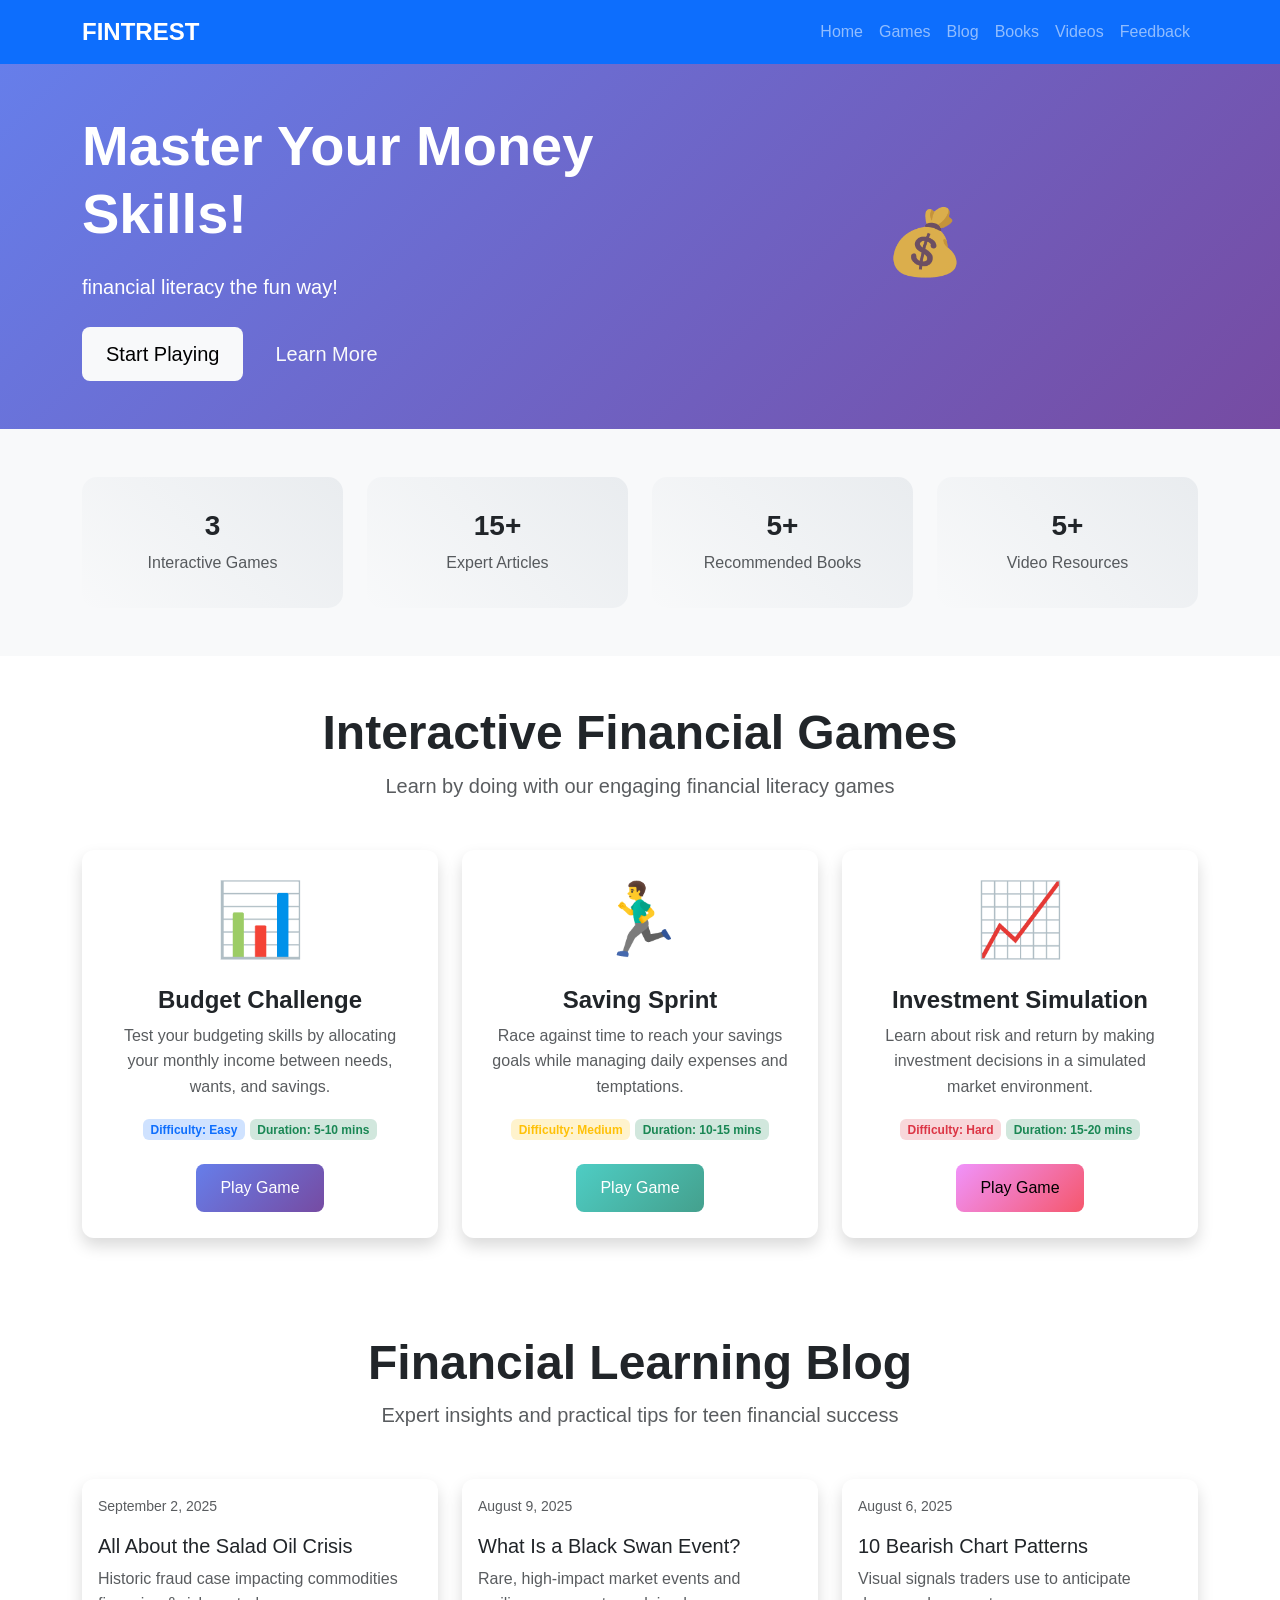
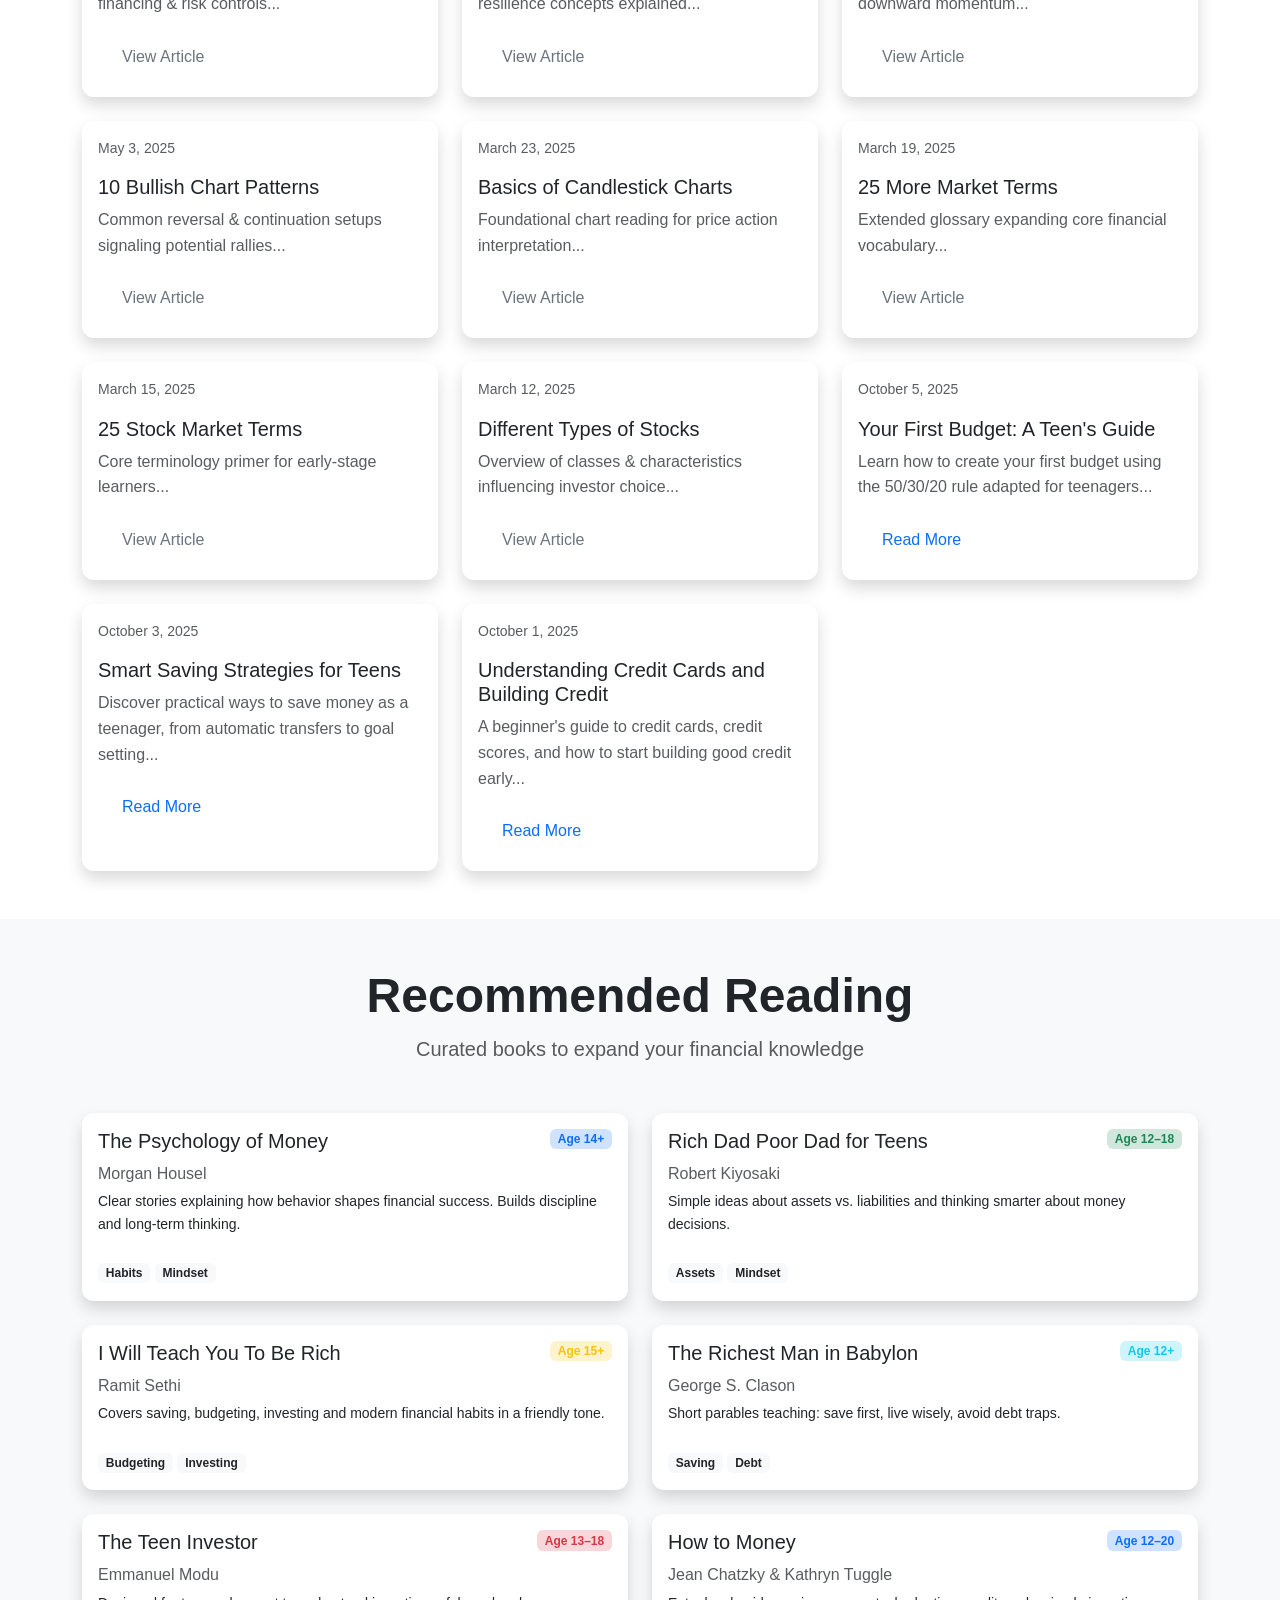
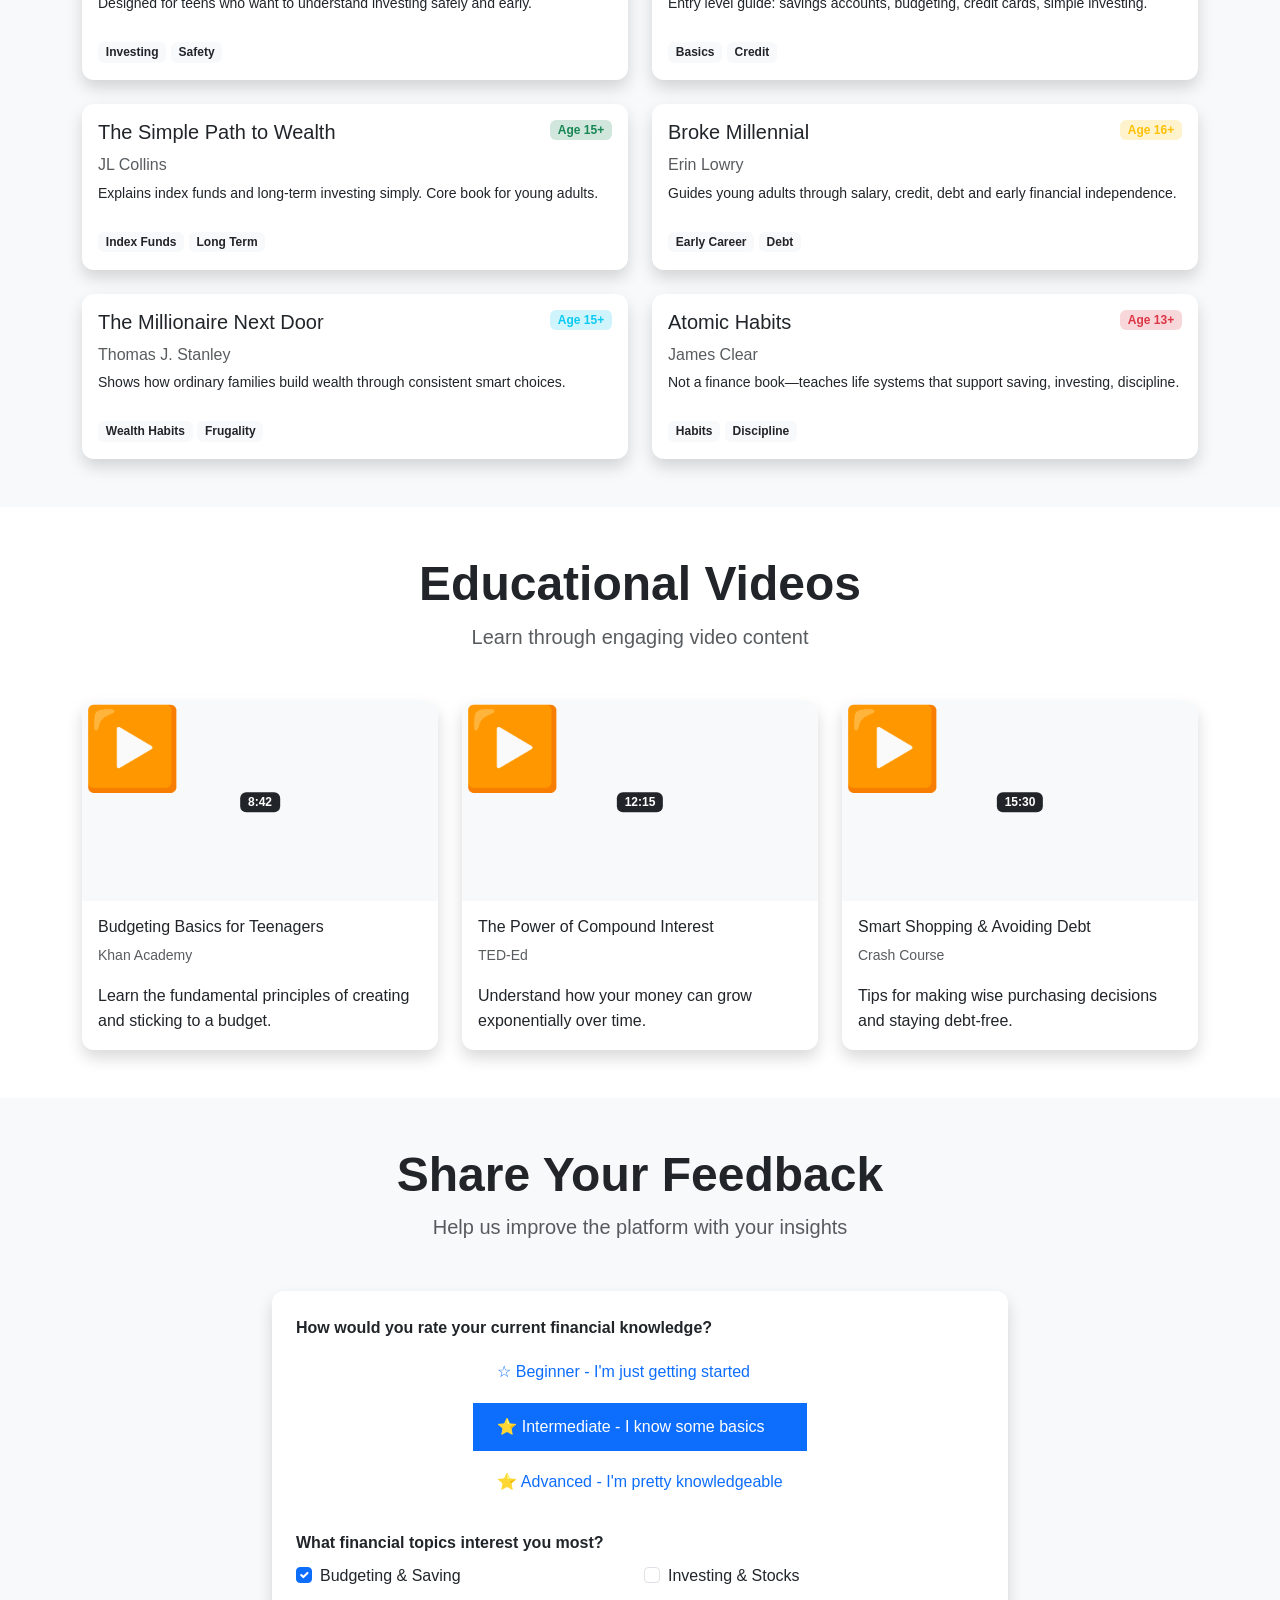
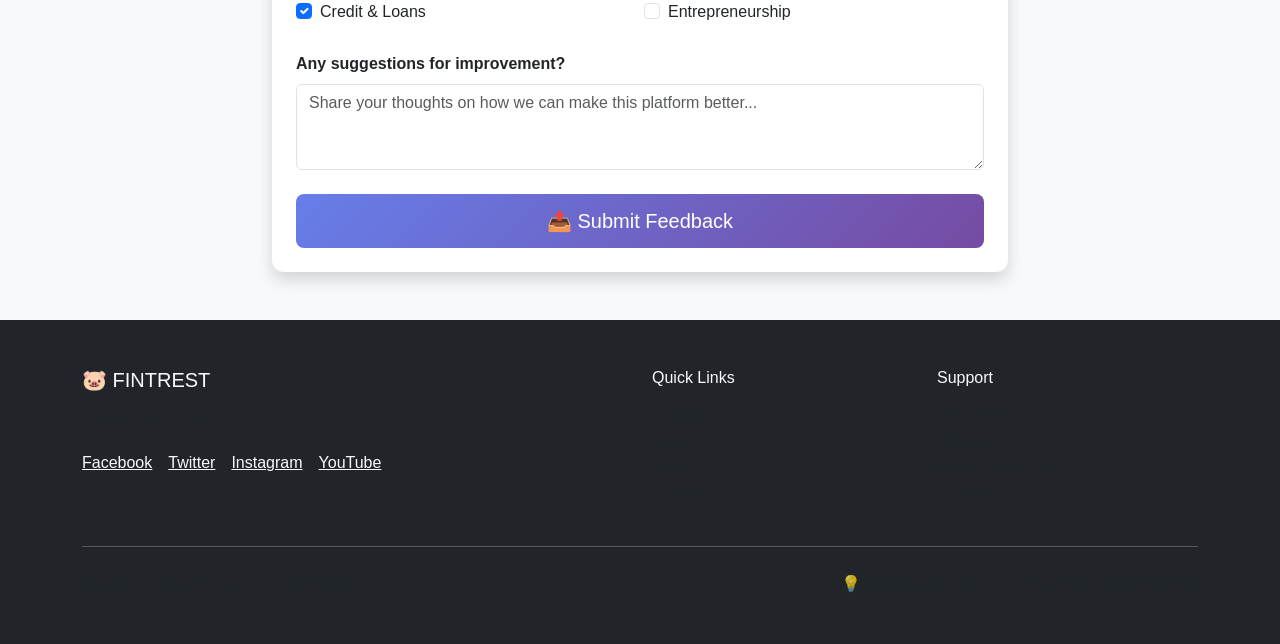
<file: prototype.html>
<!DOCTYPE html>
<html lang="en">
<head>
    <meta charset="UTF-8">
    <meta name="viewport" content="width=device-width, initial-scale=1.0, user-scalable=yes, minimum-scale=1.0, maximum-scale=5.0">
    <meta name="mobile-web-app-capable" content="yes">
    <meta name="apple-mobile-web-app-capable" content="yes">
    <meta name="apple-mobile-web-app-status-bar-style" content="default">
    <meta name="theme-color" content="#0d6efd">
    <title>FINTREST - Prototype</title>
    
    <!-- Bootstrap 5 CSS -->
    <link href="https://cdn.jsdelivr.net/npm/bootstrap@5.3.0/dist/css/bootstrap.min.css" rel="stylesheet">
    
    <style>
/* FinLit - Custom Styles */

/* Root variables for consistent theming */
:root {
    --primary-color: #0d6efd;
    --success-color: #198754;
    --warning-color: #ffc107;
    --danger-color: #dc3545;
    --light-color: #f8f9fa;
    --dark-color: #212529;
    
    --gradient-primary: linear-gradient(135deg, #667eea 0%, #764ba2 100%);
    --gradient-success: linear-gradient(135deg, #4ecdc4 0%, #44a08d 100%);
    --gradient-warning: linear-gradient(135deg, #f093fb 0%, #f5576c 100%);
}

/* Body and Base Styles */
body {
    font-family: 'Segoe UI', Tahoma, Geneva, Verdana, sans-serif;
    line-height: 1.6;
    color: var(--dark-color);
    background-color: #fff;
}

.flex-grow-1 {
    flex: 1 0 auto;
}

/* Navigation Enhancements */
.navbar-brand {
    font-size: 1.5rem;
    font-weight: 700;
}

.navbar-nav .nav-link {
    font-weight: 500;
    transition: color 0.3s ease;
}

.navbar-nav .nav-link:hover {
    color: #fff !important;
    transform: translateY(-1px);
}

/* Hero Section Styles */
.bg-gradient-primary {
    background: var(--gradient-primary);
}

/* Removed hero icon animation */

/* Card Enhancements */
.card {
    border: none;
    transition: all 0.3s ease;
    border-radius: 12px;
    overflow: hidden;
}

.card:hover {
    transform: translateY(-5px);
    box-shadow: 0 10px 25px rgba(0,0,0,0.1) !important;
}

.card-header {
    font-weight: 600;
    border-bottom: none;
    padding: 1.5rem;
}

/* Game Card Specific Styles */
.game-card {
    transition: all 0.3s ease;
    border: 2px solid transparent;
}

.game-card:hover {
    border-color: var(--primary-color);
    transform: translateY(-8px);
    box-shadow: 0 15px 30px rgba(0,0,0,0.15) !important;
}

.game-icon i {
    transition: transform 0.3s ease;
}

.game-card:hover .game-icon i {
    transform: scale(1.1);
}

/* Button Enhancements */
.btn {
    border-radius: 8px;
    font-weight: 500;
    transition: all 0.3s ease;
    border: none;
    padding: 0.75rem 1.5rem;
}

.btn:hover {
    transform: translateY(-2px);
    box-shadow: 0 5px 15px rgba(0,0,0,0.2);
}

.btn-primary {
    background: var(--gradient-primary);
}

.btn-success {
    background: var(--gradient-success);
}

.btn-warning {
    background: var(--gradient-warning);
}

/* Stats and Progress */
.stat-card {
    background: linear-gradient(45deg, #f8f9fa, #e9ecef);
    border-radius: 15px;
    padding: 2rem;
    text-align: center;
    transition: transform 0.3s ease;
}

.stat-card:hover {
    transform: scale(1.05);
}

.progress {
    height: 8px;
    border-radius: 4px;
    background: #e9ecef;
}

.progress-bar {
    border-radius: 4px;
    transition: width 0.6s ease;
}

/* Enhanced Mobile Optimization */
@media (max-width: 768px) {
    /* Typography improvements for mobile */
    .hero-icon i {
        font-size: 4rem;
    }
    
    .display-4 { font-size: 2.5rem; }
    .display-5 { font-size: 2rem; }
    .display-6 { font-size: 1.75rem; }
    
    h1 { font-size: 2rem; }
    h2 { font-size: 1.75rem; }
    h3 { font-size: 1.5rem; }
    
    /* Navigation improvements */
    .navbar-brand {
        font-size: 1.25rem;
    }
    
    .navbar-nav {
        text-align: center;
        padding: 1rem 0;
    }
    
    .navbar-nav .nav-link {
        padding: 0.75rem 1rem;
        font-size: 1.1rem;
    }
    
    /* Card and layout improvements */
    .card {
        margin-bottom: 1.5rem;
    }
    
    .card-body {
        padding: 1.25rem;
    }
    
    /* Button improvements */
    .btn {
        min-height: 44px; /* Touch-friendly size */
        font-size: 1rem;
        padding: 0.75rem 1.25rem;
    }
    
    .btn-group .btn {
        margin-bottom: 0.5rem;
        display: block;
        width: 100%;
    }
    
    /* Game-specific mobile improvements */
    .game-card {
        margin-bottom: 1.5rem;
    }
    
    .stat-card {
        padding: 1.25rem;
        margin-bottom: 1rem;
        text-align: center;
    }
    
    /* Form improvements for mobile */
    .form-control, .form-select {
        font-size: 16px; /* Prevents zoom on iOS */
        min-height: 44px;
        padding: 0.75rem;
    }
}

@media (max-width: 576px) {
    /* Extra small devices optimization */
    .container {
        padding-left: 0.75rem;
        padding-right: 0.75rem;
    }
    
    .hero-section {
        padding: 2rem 0;
    }
    
    .hero-icon i {
        font-size: 3rem;
    }
    
    .display-4 { font-size: 1.75rem; }
    .display-5 { font-size: 1.5rem; }
    .display-6 { font-size: 1.25rem; }
    
    /* Navigation for small screens */
    .navbar-brand {
        font-size: 1.1rem;
    }
    
    /* Card improvements */
    .card-body {
        padding: 1rem;
    }
    
    .card-header {
        padding: 0.75rem 1rem;
    }
    
    /* Button improvements */
    .btn-lg {
        padding: 0.75rem 1.5rem;
        font-size: 1rem;
    }
}

/* Touch-specific enhancements */
@media (pointer: coarse) {
    /* Larger touch targets */
    .btn, .form-control, .list-group-item-action {
        min-height: 48px;
    }
    
    /* Better spacing for touch navigation */
    .navbar-nav .nav-link {
        padding: 1rem;
    }
}

/* Prevent zoom on form inputs (iOS Safari) */
@media screen and (-webkit-min-device-pixel-ratio: 0) {
    select, textarea, input[type="text"], input[type="password"], 
    input[type="datetime"], input[type="datetime-local"], 
    input[type="date"], input[type="month"], input[type="time"], 
    input[type="week"], input[type="number"], input[type="email"], 
    input[type="url"], input[type="search"], input[type="tel"], 
    input[type="color"] {
        font-size: 16px !important;
    }
}
    </style>
</head>
<body>
    <!-- Navigation -->
    <nav class="navbar navbar-expand-lg navbar-dark bg-primary">
        <div class="container">
            <a class="navbar-brand fw-bold" href="#home">
                <span class="d-none d-sm-inline">FINTREST</span>
                <span class="d-inline d-sm-none">FINTREST</span>
            </a>
            
            <button class="navbar-toggler" type="button" data-bs-toggle="collapse" data-bs-target="#navbarNav">
                <span class="navbar-toggler-icon"></span>
            </button>
            
            <div class="collapse navbar-collapse" id="navbarNav">
                <ul class="navbar-nav ms-auto">
                    <li class="nav-item">
                        <a class="nav-link" href="#home">
                            Home
                        </a>
                    </li>
                    <li class="nav-item">
                        <a class="nav-link" href="#games">
                            Games
                        </a>
                    </li>
                    <li class="nav-item">
                        <a class="nav-link" href="#blog">
                            Blog
                        </a>
                    </li>
                    <li class="nav-item">
                        <a class="nav-link" href="#books">
                            Books
                        </a>
                    </li>
                    <li class="nav-item">
                        <a class="nav-link" href="#videos">
                            Videos
                        </a>
                    </li>
                    <li class="nav-item">
                        <a class="nav-link" href="#survey">
                            Feedback
                        </a>
                    </li>
                </ul>
            </div>
        </div>
    </nav>

    <!-- Main Content -->
    <main class="flex-grow-1">
        <!-- Hero Section -->
        <section id="home" class="hero-section bg-gradient-primary text-white py-5">
            <div class="container">
                <div class="row align-items-center">
                    <div class="col-lg-6">
                        <h1 class="display-4 fw-bold mb-4">Master Your Money Skills!</h1>
                        <p class="lead mb-4">
                            financial literacy the fun way!
                        </p>
                        <div class="d-grid gap-2 d-md-flex justify-content-md-start">
                            <a href="#games" class="btn btn-light btn-lg px-4">
                                Start Playing
                            </a>
                            <a href="#blog" class="btn btn-outline-light btn-lg px-4">
                                Learn More
                            </a>
                        </div>
                    </div>
                    <div class="col-lg-6 text-center">
                        <div class="hero-content">
                            <h2 class="display-3 text-white opacity-75">💰</h2>
                        </div>
                    </div>
                </div>
            </div>
        </section>

        <!-- Stats Section -->
        <section class="py-5 bg-light">
            <div class="container">
                <div class="row g-4">
                    <div class="col-md-3 col-sm-6">
                        <div class="stat-card">
                            <h3 class="fw-bold">3</h3>
                            <p class="text-muted mb-0">Interactive Games</p>
                        </div>
                    </div>
                    <div class="col-md-3 col-sm-6">
                        <div class="stat-card">
                            <h3 class="fw-bold">15+</h3>
                            <p class="text-muted mb-0">Expert Articles</p>
                        </div>
                    </div>
                    <div class="col-md-3 col-sm-6">
                        <div class="stat-card">
                            <h3 class="fw-bold">5+</h3>
                            <p class="text-muted mb-0">Recommended Books</p>
                        </div>
                    </div>
                    <div class="col-md-3 col-sm-6">
                        <div class="stat-card">
                            <h3 class="fw-bold">5+</h3>
                            <p class="text-muted mb-0">Video Resources</p>
                        </div>
                    </div>
                </div>
            </div>
        </section>

        <!-- Games Section -->
        <section id="games" class="py-5">
            <div class="container">
                <div class="text-center mb-5">
                    <h2 class="display-5 fw-bold">Interactive Financial Games</h2>
                    <p class="lead text-muted">Learn by doing with our engaging financial literacy games</p>
                </div>
                
                <div class="row g-4">
                    <!-- Budget Challenge Game -->
                    <div class="col-lg-4 col-md-6">
                        <div class="card game-card h-100 shadow">
                            <div class="card-body text-center p-4">
                                <div class="game-icon mb-4">
                                    <div class="display-2">📊</div>
                                </div>
                                <h4 class="card-title fw-bold">Budget Challenge</h4>
                                <p class="card-text text-muted">
                                    Test your budgeting skills by allocating your monthly income between needs, wants, and savings.
                                </p>
                                <div class="mb-3">
                                    <div class="badge bg-primary-subtle text-primary mb-2">Difficulty: Easy</div>
                                    <div class="badge bg-success-subtle text-success">Duration: 5-10 mins</div>
                                </div>
                                <a href="#budget-game-page" class="btn btn-primary">
                                    Play Game
                                </a>
                            </div>
                        </div>
                    </div>

                    <!-- Saving Sprint Game -->
                    <div class="col-lg-4 col-md-6">
                        <div class="card game-card h-100 shadow">
                            <div class="card-body text-center p-4">
                                <div class="game-icon mb-4">
                                    <div class="display-2">🏃‍♂️</div>
                                </div>
                                <h4 class="card-title fw-bold">Saving Sprint</h4>
                                <p class="card-text text-muted">
                                    Race against time to reach your savings goals while managing daily expenses and temptations.
                                </p>
                                <div class="mb-3">
                                    <div class="badge bg-warning-subtle text-warning mb-2">Difficulty: Medium</div>
                                    <div class="badge bg-success-subtle text-success">Duration: 10-15 mins</div>
                                </div>
                                <a href="#saving-game-page" class="btn btn-success">
                                    Play Game
                                </a>
                            </div>
                        </div>
                    </div>

                    <!-- Investment Simulation Game -->
                    <div class="col-lg-4 col-md-6">
                        <div class="card game-card h-100 shadow">
                            <div class="card-body text-center p-4">
                                <div class="game-icon mb-4">
                                    <div class="display-2">📈</div>
                                </div>
                                <h4 class="card-title fw-bold">Investment Simulation</h4>
                                <p class="card-text text-muted">
                                    Learn about risk and return by making investment decisions in a simulated market environment.
                                </p>
                                <div class="mb-3">
                                    <div class="badge bg-danger-subtle text-danger mb-2">Difficulty: Hard</div>
                                    <div class="badge bg-success-subtle text-success">Duration: 15-20 mins</div>
                                </div>
                                <a href="#investment-game-page" class="btn btn-warning">
                                    Play Game
                                </a>
                            </div>
                        </div>
                    </div>
                </div>
            </div>
        </section>

        <!-- Budget Challenge Game Page -->
        <section id="budget-game-page" class="py-5 bg-light d-none">
            <div class="container">
                <div class="row justify-content-center">
                    <div class="col-lg-10">
                        <!-- Game Header -->
                        <div class="d-flex align-items-center mb-4">
                            <button onclick="showSection('games')" class="btn btn-outline-primary me-3">
                                ← Back to Games
                            </button>
                            <div>
                                <h1 class="display-6 mb-0">
                                    Budget Challenge
                                </h1>
                                <p class="text-muted mb-0">Master the art of balanced spending and saving</p>
                            </div>
                        </div>

                        <div class="row g-4">
                            <!-- Game Interface -->
                            <div class="col-lg-8">
                                <div class="card shadow">
                                    <div class="card-header bg-primary text-white">
                                        <h4 class="mb-0">Your Monthly Financial Challenge</h4>
                                    </div>
                                    <div class="card-body">
                                        <div class="alert alert-info">
                                            <h5>Your Situation</h5>
                                            <p class="mb-2">You're 16 years old with a part-time job. Monthly income: <strong class="text-primary">$900</strong></p>
                                        </div>

                                        <h5 class="mb-3">Allocate Your Money:</h5>
                                        
                                        <div class="row g-3 mb-4">
                                            <div class="col-md-6">
                                                <label class="form-label fw-semibold">Phone Bill</label>
                                                <input type="range" class="form-range" min="30" max="100" value="50" oninput="updateBudget()">
                                                <div class="d-flex justify-content-between">
                                                    <small class="text-muted">$30</small>
                                                    <span id="phone-amount" class="fw-bold text-primary">$50</span>
                                                    <small class="text-muted">$100</small>
                                                </div>
                                            </div>
                                            <div class="col-md-6">
                                                <label class="form-label fw-semibold">Entertainment</label>
                                                <input type="range" class="form-range" min="0" max="200" value="100" oninput="updateBudget()">
                                                <div class="d-flex justify-content-between">
                                                    <small class="text-muted">$0</small>
                                                    <span id="entertainment-amount" class="fw-bold text-primary">$100</span>
                                                    <small class="text-muted">$200</small>
                                                </div>
                                            </div>
                                            <div class="col-md-6">
                                                <label class="form-label fw-semibold">Savings Goal</label>
                                                <input type="range" class="form-range" min="0" max="400" value="200" oninput="updateBudget()">
                                                <div class="d-flex justify-content-between">
                                                    <small class="text-muted">$0</small>
                                                    <span id="savings-amount" class="fw-bold text-success">$200</span>
                                                    <small class="text-muted">$400</small>
                                                </div>
                                            </div>
                                            <div class="col-md-6">
                                                <label class="form-label fw-semibold">Emergency Fund</label>
                                                <input type="range" class="form-range" min="0" max="300" value="100" oninput="updateBudget()">
                                                <div class="d-flex justify-content-between">
                                                    <small class="text-muted">$0</small>
                                                    <span id="emergency-amount" class="fw-bold text-warning">$100</span>
                                                    <small class="text-muted">$300</small>
                                                </div>
                                            </div>
                                        </div>

                                        <div class="row">
                                            <div class="col-md-6">
                                                <div class="card bg-light">
                                                    <div class="card-body text-center">
                                                        <h5>Budget Summary</h5>
                                                        <div class="mb-2">
                                                            <span class="text-muted">Remaining:</span>
                                                            <span id="remaining-amount" class="fs-4 fw-bold text-primary">$450</span>
                                                        </div>
                                                        <div class="progress mb-2" style="height: 20px;">
                                                            <div id="budget-progress" class="progress-bar bg-success" style="width: 50%"></div>
                                                        </div>
                                                        <small class="text-muted">Budget Utilization</small>
                                                    </div>
                                                </div>
                                            </div>
                                            <div class="col-md-6">
                                                <div class="card bg-light">
                                                    <div class="card-body text-center">
                                                        <h5>Financial Health Score</h5>
                                                        <div id="score-display" class="fs-1 fw-bold text-success">85</div>
                                                        <small id="score-feedback" class="text-success">Great job! You're saving well!</small>
                                                    </div>
                                                </div>
                                            </div>
                                        </div>
                                    </div>
                                </div>
                            </div>

                            <!-- Game Info Sidebar -->
                            <div class="col-lg-4">
                                <div class="card shadow mb-4">
                                    <div class="card-header">
                                        <h5 class="mb-0">Game Info</h5>
                                    </div>
                                    <div class="card-body">
                                        <p><strong>Difficulty:</strong> <span class="badge bg-primary">Easy</span></p>
                                        <p><strong>Duration:</strong> 5-10 minutes</p>
                                        <p><strong>Skills:</strong> Budgeting, Planning, Decision Making</p>
                                        <hr>
                                        <h6>Learning Objectives:</h6>
                                        <ul class="small">
                                            <li>Understand needs vs. wants</li>
                                            <li>Practice budget allocation</li>
                                            <li>Learn about emergency funds</li>
                                            <li>Build saving habits</li>
                                        </ul>
                                    </div>
                                </div>

                                <div class="card shadow">
                                    <div class="card-header">
                                        <h5 class="mb-0">Your Progress</h5>
                                    </div>
                                    <div class="card-body">
                                        <div class="mb-3">
                                            <div class="d-flex justify-content-between">
                                                <small>Games Completed</small>
                                                <small>0/3</small>
                                            </div>
                                            <div class="progress">
                                                <div class="progress-bar" style="width: 0%"></div>
                                            </div>
                                        </div>
                                        <div class="mb-3">
                                            <div class="d-flex justify-content-between">
                                                <small>Best Score</small>
                                                <small class="fw-bold text-primary">--</small>
                                            </div>
                                        </div>
                                        <div class="d-grid">
                                            <button class="btn btn-outline-primary btn-sm">View All Scores</button>
                                        </div>
                                    </div>
                                </div>
                            </div>
                        </div>
                    </div>
                </div>
            </div>
        </section>

        <!-- Saving Sprint Game Page -->
        <section id="saving-game-page" class="py-5 bg-light d-none">
            <div class="container">
                <div class="row justify-content-center">
                    <div class="col-lg-10">
                        <!-- Game Header -->
                        <div class="d-flex align-items-center mb-4">
                            <button onclick="showSection('games')" class="btn btn-outline-success me-3">
                                ← Back to Games
                            </button>
                            <div>
                                <h1 class="display-6 mb-0">
                                    Saving Sprint
                                </h1>
                                <p class="text-muted mb-0">Race against time to reach your financial goals</p>
                            </div>
                        </div>

                        <div class="row g-4">
                            <!-- Game Interface -->
                            <div class="col-lg-8">
                                <div class="card shadow">
                                    <div class="card-header bg-success text-white">
                                        <h4 class="mb-0">6-Month Savings Challenge</h4>
                                    </div>
                                    <div class="card-body">
                                        <div class="alert alert-success">
                                            <h5>Your Goal</h5>
                                            <p class="mb-2">Save <strong>$1,200</strong> in 6 months for a new laptop while managing your expenses!</p>
                                        </div>

                                        <div class="row g-4 mb-4">
                                            <div class="col-md-4">
                                                <div class="card bg-light text-center">
                                                    <div class="card-body">
                                                        <h6 class="mt-2">Month 3</h6>
                                                        <p class="text-muted mb-0">of 6</p>
                                                    </div>
                                                </div>
                                            </div>
                                            <div class="col-md-4">
                                                <div class="card bg-light text-center">
                                                    <div class="card-body">
                                                        <h6 class="mt-2">$650</h6>
                                                        <p class="text-muted mb-0">Saved so far</p>
                                                    </div>
                                                </div>
                                            </div>
                                            <div class="col-md-4">
                                                <div class="card bg-light text-center">
                                                    <div class="card-body">
                                                        <h6 class="mt-2">$550</h6>
                                                        <p class="text-muted mb-0">Still needed</p>
                                                    </div>
                                                </div>
                                            </div>
                                        </div>

                                        <div class="progress mb-4" style="height: 25px;">
                                            <div class="progress-bar bg-success" style="width: 54%">
                                                54% Complete
                                            </div>
                                        </div>

                                        <h6 class="mb-3">This Month's Challenge:</h6>
                                        <div class="list-group">
                                            <div class="list-group-item d-flex justify-content-between align-items-center">
                                                <div>
                                                    ✓ Skip coffee shop visits (3 times this week)
                                                </div>
                                                <span class="badge bg-success">+$15</span>
                                            </div>
                                            <div class="list-group-item d-flex justify-content-between align-items-center">
                                                <div>
                                                    ○ Find a side gig for extra income
                                                </div>
                                                <span class="badge bg-warning">+$100</span>
                                            </div>
                                            <div class="list-group-item d-flex justify-content-between align-items-center">
                                                <div>
                                                    ○ Sell items you don't need
                                                </div>
                                                <span class="badge bg-info">+$75</span>
                                            </div>
                                        </div>
                                    </div>
                                </div>
                            </div>

                            <!-- Game Info Sidebar -->
                            <div class="col-lg-4">
                                <div class="card shadow mb-4">
                                    <div class="card-header">
                                        <h5 class="mb-0">ℹ️ Game Info</h5>
                                    </div>
                                    <div class="card-body">
                                        <p><strong>Difficulty:</strong> <span class="badge bg-warning">Medium</span></p>
                                        <p><strong>Duration:</strong> 10-15 minutes</p>
                                        <p><strong>Skills:</strong> Goal Setting, Time Management, Discipline</p>
                                        <hr>
                                        <h6>Learning Objectives:</h6>
                                        <ul class="small">
                                            <li>Set realistic savings goals</li>
                                            <li>Track progress over time</li>
                                            <li>Find creative ways to save</li>
                                            <li>Build consistency habits</li>
                                        </ul>
                                    </div>
                                </div>
                            </div>
                        </div>
                    </div>
                </div>
            </div>
        </section>

        <!-- Investment Simulation Game Page -->
        <section id="investment-game-page" class="py-5 bg-light d-none">
            <div class="container">
                <div class="row justify-content-center">
                    <div class="col-lg-10">
                        <!-- Game Header -->
                        <div class="d-flex align-items-center mb-4">
                            <button onclick="showSection('games')" class="btn btn-outline-warning me-3">
                                ← Back to Games
                            </button>
                            <div>
                                <h1 class="display-6 mb-0">
                                    Investment Simulation
                                </h1>
                                <p class="text-muted mb-0">Learn risk vs. reward in the stock market</p>
                            </div>
                        </div>

                        <div class="row g-4">
                            <!-- Game Interface -->
                            <div class="col-lg-8">
                                <div class="card shadow">
                                    <div class="card-header bg-warning text-dark">
                                        <h4 class="mb-0">Your Investment Portfolio</h4>
                                    </div>
                                    <div class="card-body">
                                        <div class="alert alert-warning">
                                            <h5>Market Scenario</h5>
                                            <p class="mb-2">You have <strong>$1,000</strong> to invest. Choose your strategy wisely - markets can be unpredictable!</p>
                                        </div>

                                        <div class="row g-3 mb-4">
                                            <div class="col-md-4">
                                                <div class="card border-primary">
                                                    <div class="card-body text-center">
                                                        <h6 class="mt-2">Safe Bonds</h6>
                                                        <p class="text-muted small">Low risk, steady returns</p>
                                                        <div class="fw-bold text-primary">3-5% annually</div>
                                                        <button class="btn btn-outline-primary btn-sm mt-2">Invest $200</button>
                                                    </div>
                                                </div>
                                            </div>
                                            <div class="col-md-4">
                                                <div class="card border-warning">
                                                    <div class="card-body text-center">
                                                        <h6 class="mt-2">Index Funds</h6>
                                                        <p class="text-muted small">Moderate risk, balanced returns</p>
                                                        <div class="fw-bold text-warning">7-10% annually</div>
                                                        <button class="btn btn-outline-warning btn-sm mt-2">Invest $500</button>
                                                    </div>
                                                </div>
                                            </div>
                                            <div class="col-md-4">
                                                <div class="card border-danger">
                                                    <div class="card-body text-center">
                                                        <h6 class="mt-2">Growth Stocks</h6>
                                                        <p class="text-muted small">High risk, high potential</p>
                                                        <div class="fw-bold text-danger">-5% to +25%</div>
                                                        <button class="btn btn-outline-danger btn-sm mt-2">Invest $300</button>
                                                    </div>
                                                </div>
                                            </div>
                                        </div>

                                        <div class="card bg-light">
                                            <div class="card-body">
                                                <h6>Portfolio Performance (Year 1)</h6>
                                                <div class="row text-center">
                                                    <div class="col-3">
                                                        <div class="fw-bold text-success fs-4">$1,087</div>
                                                        <small class="text-muted">Current Value</small>
                                                    </div>
                                                    <div class="col-3">
                                                        <div class="fw-bold text-success fs-4">+$87</div>
                                                        <small class="text-muted">Total Gain</small>
                                                    </div>
                                                    <div class="col-3">
                                                        <div class="fw-bold text-success fs-4">+8.7%</div>
                                                        <small class="text-muted">Return Rate</small>
                                                    </div>
                                                    <div class="col-3">
                                                        <div class="fw-bold text-primary fs-4">A-</div>
                                                        <small class="text-muted">Grade</small>
                                                    </div>
                                                </div>
                                            </div>
                                        </div>
                                    </div>
                                </div>
                            </div>

                            <!-- Game Info Sidebar -->
                            <div class="col-lg-4">
                                <div class="card shadow mb-4">
                                    <div class="card-header">
                                        <h5 class="mb-0">ℹ️ Game Info</h5>
                                    </div>
                                    <div class="card-body">
                                        <p><strong>Difficulty:</strong> <span class="badge bg-danger">Hard</span></p>
                                        <p><strong>Duration:</strong> 15-20 minutes</p>
                                        <p><strong>Skills:</strong> Risk Assessment, Portfolio Management, Market Analysis</p>
                                        <hr>
                                        <h6>Learning Objectives:</h6>
                                        <ul class="small">
                                            <li>Understand risk vs. return</li>
                                            <li>Learn portfolio diversification</li>
                                            <li>Experience market volatility</li>
                                            <li>Practice investment strategies</li>
                                        </ul>
                                    </div>
                                </div>
                            </div>
                        </div>
                    </div>
                </div>
            </div>
        </section>

        <!-- Blog Section -->
        <section id="blog" class="py-5">
            <div class="container">
                <div class="text-center mb-5">
                    <h2 class="display-5 fw-bold">Financial Learning Blog</h2>
                    <p class="lead text-muted">Expert insights and practical tips for teen financial success</p>
                </div>
                
                <div class="row g-4">
                    <!-- Additional Integrated Articles (previously external) -->
                    <div class="col-lg-4 col-md-6">
                        <div class="card h-100 shadow">
                            <div class="card-body">
                                <div class="d-flex align-items-center mb-3">
                                    <small class="text-muted">September 2, 2025</small>
                                </div>
                                <h5 class="card-title">All About the Salad Oil Crisis</h5>
                                <p class="card-text text-muted">Historic fraud case impacting commodities financing & risk controls...</p>
                                <a href="https://vihaantallamraju-businessandstocks.blogspot.com/2025/09/all-about-salad-oil-crisis.html" target="_blank" rel="noopener noreferrer" class="btn btn-outline-secondary">View Article</a>
                            </div>
                        </div>
                    </div>
                    <div class="col-lg-4 col-md-6">
                        <div class="card h-100 shadow">
                            <div class="card-body">
                                <div class="d-flex align-items-center mb-3">
                                    <small class="text-muted">August 9, 2025</small>
                                </div>
                                <h5 class="card-title">What Is a Black Swan Event?</h5>
                                <p class="card-text text-muted">Rare, high-impact market events and resilience concepts explained...</p>
                                <a href="https://vihaantallamraju-businessandstocks.blogspot.com/2025/08/what-is-black-swan-event.html" target="_blank" rel="noopener noreferrer" class="btn btn-outline-secondary">View Article</a>
                            </div>
                        </div>
                    </div>
                    <div class="col-lg-4 col-md-6">
                        <div class="card h-100 shadow">
                            <div class="card-body">
                                <div class="d-flex align-items-center mb-3">
                                    <small class="text-muted">August 6, 2025</small>
                                </div>
                                <h5 class="card-title">10 Bearish Chart Patterns</h5>
                                <p class="card-text text-muted">Visual signals traders use to anticipate downward momentum...</p>
                                <a href="https://vihaantallamraju-businessandstocks.blogspot.com/2025/08/10-most-common-bearish-patterns-in.html" target="_blank" rel="noopener noreferrer" class="btn btn-outline-secondary">View Article</a>
                            </div>
                        </div>
                    </div>
                    <div class="col-lg-4 col-md-6">
                        <div class="card h-100 shadow">
                            <div class="card-body">
                                <div class="d-flex align-items-center mb-3">
                                    <small class="text-muted">May 3, 2025</small>
                                </div>
                                <h5 class="card-title">10 Bullish Chart Patterns</h5>
                                <p class="card-text text-muted">Common reversal & continuation setups signaling potential rallies...</p>
                                <a href="https://vihaantallamraju-businessandstocks.blogspot.com/2025/05/10-most-common-bullish-patterns-in.html" target="_blank" rel="noopener noreferrer" class="btn btn-outline-secondary">View Article</a>
                            </div>
                        </div>
                    </div>
                    <div class="col-lg-4 col-md-6">
                        <div class="card h-100 shadow">
                            <div class="card-body">
                                <div class="d-flex align-items-center mb-3">
                                    <small class="text-muted">March 23, 2025</small>
                                </div>
                                <h5 class="card-title">Basics of Candlestick Charts</h5>
                                <p class="card-text text-muted">Foundational chart reading for price action interpretation...</p>
                                <a href="https://vihaantallamraju-businessandstocks.blogspot.com/2025/03/the-basics-of-candlestick-charts.html" target="_blank" rel="noopener noreferrer" class="btn btn-outline-secondary">View Article</a>
                            </div>
                        </div>
                    </div>
                    <div class="col-lg-4 col-md-6">
                        <div class="card h-100 shadow">
                            <div class="card-body">
                                <div class="d-flex align-items-center mb-3">
                                    <small class="text-muted">March 19, 2025</small>
                                </div>
                                <h5 class="card-title">25 More Market Terms</h5>
                                <p class="card-text text-muted">Extended glossary expanding core financial vocabulary...</p>
                                <a href="https://vihaantallamraju-businessandstocks.blogspot.com/2025/03/25-more-stock-market-key-terminologies.html" target="_blank" rel="noopener noreferrer" class="btn btn-outline-secondary">View Article</a>
                            </div>
                        </div>
                    </div>
                    <div class="col-lg-4 col-md-6">
                        <div class="card h-100 shadow">
                            <div class="card-body">
                                <div class="d-flex align-items-center mb-3">
                                    <small class="text-muted">March 15, 2025</small>
                                </div>
                                <h5 class="card-title">25 Stock Market Terms</h5>
                                <p class="card-text text-muted">Core terminology primer for early-stage learners...</p>
                                <a href="https://vihaantallamraju-businessandstocks.blogspot.com/2025/03/25-stock-market-key-terminologies.html" target="_blank" rel="noopener noreferrer" class="btn btn-outline-secondary">View Article</a>
                            </div>
                        </div>
                    </div>
                    <div class="col-lg-4 col-md-6">
                        <div class="card h-100 shadow">
                            <div class="card-body">
                                <div class="d-flex align-items-center mb-3">
                                    <small class="text-muted">March 12, 2025</small>
                                </div>
                                <h5 class="card-title">Different Types of Stocks</h5>
                                <p class="card-text text-muted">Overview of classes & characteristics influencing investor choice...</p>
                                <a href="https://vihaantallamraju-businessandstocks.blogspot.com/2025/03/the-different-types-of-stocks.html" target="_blank" rel="noopener noreferrer" class="btn btn-outline-secondary">View Article</a>
                            </div>
                        </div>
                    </div>
                    <!-- Original internal articles moved to bottom -->
                    <div class="col-lg-4 col-md-6">
                        <div class="card h-100 shadow">
                            <div class="card-body">
                                <div class="d-flex align-items-center mb-3">
                                    <small class="text-muted">October 5, 2025</small>
                                </div>
                                <h5 class="card-title">Your First Budget: A Teen's Guide</h5>
                                <p class="card-text text-muted">Learn how to create your first budget using the 50/30/20 rule adapted for teenagers...</p>
                                <a href="#blog-post-1" class="btn btn-outline-primary">Read More</a>
                            </div>
                        </div>
                    </div>
                    <div class="col-lg-4 col-md-6">
                        <div class="card h-100 shadow">
                            <div class="card-body">
                                <div class="d-flex align-items-center mb-3">
                                    <small class="text-muted">October 3, 2025</small>
                                </div>
                                <h5 class="card-title">Smart Saving Strategies for Teens</h5>
                                <p class="card-text text-muted">Discover practical ways to save money as a teenager, from automatic transfers to goal setting...</p>
                                <a href="#blog-post-2" class="btn btn-outline-primary">Read More</a>
                            </div>
                        </div>
                    </div>
                    <div class="col-lg-4 col-md-6">
                        <div class="card h-100 shadow">
                            <div class="card-body">
                                <div class="d-flex align-items-center mb-3">
                                    <small class="text-muted">October 1, 2025</small>
                                </div>
                                <h5 class="card-title">Understanding Credit Cards and Building Credit</h5>
                                <p class="card-text text-muted">A beginner's guide to credit cards, credit scores, and how to start building good credit early...</p>
                                <a href="#blog-post-3" class="btn btn-outline-primary">Read More</a>
                            </div>
                        </div>
                    </div>
                </div>
            </div>
        </section>

        <!-- Blog Post 1 -->
        <section id="blog-post-1" class="py-5 d-none">
            <div class="container">
                <div class="row justify-content-center">
                    <div class="col-lg-8">
                        <div class="mb-4">
                            <button onclick="showSection('blog')" class="btn btn-outline-primary">
                                ← Back to Blog
                            </button>
                        </div>
                        
                        <article class="card shadow">
                            <div class="card-body p-5">
                                <div class="mb-4">
                                    <div class="d-flex align-items-center text-muted mb-2">
                                        <small>October 5, 2025</small>
                                        <span class="mx-2">•</span>
                                        <small>5 min read</small>
                                        <span class="mx-2">•</span>
                                        <small>Budgeting</small>
                                    </div>
                                    <h1 class="display-6 fw-bold">Your First Budget: A Teen's Guide</h1>
                                    <p class="lead text-muted">Master the fundamentals of budgeting with the 50/30/20 rule adapted specifically for teenagers.</p>
                                </div>

                                <div class="content">
                                    <p>Creating your first budget might seem overwhelming, but it's one of the most important financial skills you'll ever learn. As a teenager, you have a unique opportunity to develop good money habits that will serve you for life.</p>

                                    <h3>The 50/30/20 Rule for Teens</h3>
                                    <p>The classic 50/30/20 budgeting rule can be adapted for teenage income:</p>
                                    
                                    <div class="row g-3 my-4">
                                        <div class="col-md-4">
                                            <div class="card bg-primary-subtle">
                                                <div class="card-body text-center">
                                                    <h5 class="mt-2">50% - Needs</h5>
                                                    <p class="small mb-0">Phone bill, transportation, school supplies</p>
                                                </div>
                                            </div>
                                        </div>
                                        <div class="col-md-4">
                                            <div class="card bg-warning-subtle">
                                                <div class="card-body text-center">
                                                    <h5 class="mt-2">30% - Wants</h5>
                                                    <p class="small mb-0">Entertainment, clothes, dining out</p>
                                                </div>
                                            </div>
                                        </div>
                                        <div class="col-md-4">
                                            <div class="card bg-success-subtle">
                                                <div class="card-body text-center">
                                                    <h5 class="mt-2">20% - Savings</h5>
                                                    <p class="small mb-0">Future goals, emergency fund</p>
                                                </div>
                                            </div>
                                        </div>
                                    </div>

                                    <h3>Getting Started</h3>
                                    <ol>
                                        <li><strong>Track your income:</strong> Add up money from jobs, allowances, and gifts</li>
                                        <li><strong>List your expenses:</strong> Write down everything you spend money on</li>
                                        <li><strong>Categorize:</strong> Separate needs from wants</li>
                                        <li><strong>Set limits:</strong> Use the 50/30/20 percentages as guidelines</li>
                                        <li><strong>Review monthly:</strong> Adjust as needed</li>
                                    </ol>

                                    <div class="alert alert-info mt-4">
                                        <h5>💡 Pro Tip</h5>
                                        <p class="mb-0">Start with any amount! Even budgeting $50 a month helps you build the habit. You can always adjust as your income grows.</p>
                                    </div>

                                    <h3>Common Teen Budgeting Mistakes</h3>
                                    <ul>
                                        <li>Being too restrictive with the "wants" category</li>
                                        <li>Not accounting for irregular expenses (gifts, events)</li>
                                        <li>Forgetting to track small purchases</li>
                                        <li>Not having any emergency savings</li>
                                    </ul>

                                    <p><strong>Remember:</strong> Budgeting is a skill that improves with practice. Start simple, be consistent, and don't be afraid to adjust your budget as you learn what works for you.</p>
                                </div>

                                <div class="border-top pt-4 mt-4">
                                    <div class="d-flex justify-content-between align-items-center">
                                        <div>
                                            <small class="text-muted">Share this article:</small>
                                            <a href="#" class="ms-2 text-decoration-none">Facebook</a>
                                            <a href="#" class="ms-2 text-decoration-none">Twitter</a>
                                            <a href="#" class="ms-2 text-decoration-none">LinkedIn</a>
                                        </div>
                                        <div>
                                            <small class="text-muted">Tags: </small>
                                            <span class="badge bg-light text-dark">Budgeting</span>
                                            <span class="badge bg-light text-dark">Teens</span>
                                            <span class="badge bg-light text-dark">Financial Basics</span>
                                        </div>
                                    </div>
                                </div>
                            </div>
                        </article>
                    </div>
                </div>
            </div>
        </section>

        <!-- Blog Post 2 -->
        <section id="blog-post-2" class="py-5 d-none">
            <div class="container">
                <div class="row justify-content-center">
                    <div class="col-lg-8">
                        <div class="mb-4">
                            <button onclick="showSection('blog')" class="btn btn-outline-primary">
                                ← Back to Blog
                            </button>
                        </div>
                        
                        <article class="card shadow">
                            <div class="card-body p-5">
                                <div class="mb-4">
                                    <div class="d-flex align-items-center text-muted mb-2">
                                        📅 <small>October 3, 2025</small>
                                        <span class="mx-2">•</span>
                                        <small>7 min read</small>
                                        <span class="mx-2">•</span>
                                        <small>Saving</small>
                                    </div>
                                    <h1 class="display-6 fw-bold">Smart Saving Strategies for Teens</h1>
                                    <p class="lead text-muted">Discover practical and effective ways to save money as a teenager, from automation to goal setting.</p>
                                </div>

                                <div class="content">
                                    <p>Saving money as a teenager can feel challenging when there are so many things you want to buy. But developing good saving habits now will pay off for the rest of your life. Here are proven strategies that work for teens.</p>

                                    <h3>1. Automate Your Savings</h3>
                                    <p>The easiest way to save is to make it automatic. Set up a separate savings account and transfer a fixed amount every time you get paid – even if it's just $10 or $20.</p>

                                    <div class="card bg-light my-4">
                                        <div class="card-body">
                                            <h5>📊 Savings Calculator</h5>
                                            <p class="mb-3">See how small amounts add up over time:</p>
                                            <div class="row text-center">
                                                <div class="col-3">
                                                    <div class="fw-bold text-primary">$25/month</div>
                                                    <small class="text-muted">= $300/year</small>
                                                </div>
                                                <div class="col-3">
                                                    <div class="fw-bold text-success">$50/month</div>
                                                    <small class="text-muted">= $600/year</small>
                                                </div>
                                                <div class="col-3">
                                                    <div class="fw-bold text-warning">$100/month</div>
                                                    <small class="text-muted">= $1,200/year</small>
                                                </div>
                                                <div class="col-3">
                                                    <div class="fw-bold text-danger">$200/month</div>
                                                    <small class="text-muted">= $2,400/year</small>
                                                </div>
                                            </div>
                                        </div>
                                    </div>

                                    <h3>2. The Envelope Method (Digital Version)</h3>
                                    <p>Create separate "envelopes" (savings accounts or even physical envelopes) for different goals:</p>
                                    <ul>
                                        <li><strong>Emergency Fund:</strong> For unexpected expenses</li>
                                        <li><strong>Big Purchase:</strong> Car, laptop, vacation</li>
                                        <li><strong>College Fund:</strong> For future education costs</li>
                                        <li><strong>Fun Money:</strong> Guilt-free spending on wants</li>
                                    </ul>

                                    <h3>3. Smart Shopping Strategies</h3>
                                    <ol>
                                        <li><strong>Wait 24 hours:</strong> Before buying anything over $50</li>
                                        <li><strong>Compare prices:</strong> Use apps like Honey or Rakuten</li>
                                        <li><strong>Buy generic brands:</strong> Often 20-30% cheaper</li>
                                        <li><strong>Shop sales:</strong> But only for things you actually need</li>
                                        <li><strong>Use student discounts:</strong> Many stores offer 10-15% off</li>
                                    </ol>

                                    <div class="alert alert-success">
                                        <h5>⭐ Challenge: The $5 Challenge</h5>
                                        <p class="mb-0">Every time you receive a $5 bill, save it instead of spending it. You'll be surprised how much this adds up over a few months!</p>
                                    </div>

                                    <h3>4. Earn More, Save More</h3>
                                    <p>Look for opportunities to increase your income:</p>
                                    <ul>
                                        <li>Part-time job or internship</li>
                                        <li>Freelance work (tutoring, pet sitting, lawn care)</li>
                                        <li>Sell items you no longer need</li>
                                        <li>Online surveys or micro-tasks (be cautious of scams)</li>
                                    </ul>

                                    <p><strong>Bottom Line:</strong> Start small, be consistent, and celebrate your wins. Saving $1,000 by age 18 puts you ahead of most adults!</p>
                                </div>
                            </div>
                        </article>
                    </div>
                </div>
            </div>
        </section>

        <!-- Blog Post 3 -->
        <section id="blog-post-3" class="py-5 d-none">
            <div class="container">
                <div class="row justify-content-center">
                    <div class="col-lg-8">
                        <div class="mb-4">
                            <button onclick="showSection('blog')" class="btn btn-outline-primary">
                                ← Back to Blog
                            </button>
                        </div>
                        
                        <article class="card shadow">
                            <div class="card-body p-5">
                                <div class="mb-4">
                                    <div class="d-flex align-items-center text-muted mb-2">
                                        📅 <small>October 1, 2025</small>
                                        <span class="mx-2">•</span>
                                        <small>8 min read</small>
                                        <span class="mx-2">•</span>
                                        <small>Credit</small>
                                    </div>
                                    <h1 class="display-6 fw-bold">Understanding Credit Cards and Building Credit</h1>
                                    <p class="lead text-muted">A complete beginner's guide to credit cards, credit scores, and how to start building good credit early.</p>
                                </div>

                                <div class="content">
                                    <p>Credit can seem confusing and scary, but understanding it early gives you a huge advantage. Here's everything you need to know about credit cards and building credit as a teenager.</p>

                                    <h3>What is Credit?</h3>
                                    <p>Credit is basically borrowed money that you promise to pay back. When you use a credit card, you're borrowing money from the bank, and they expect you to pay it back with interest if you don't pay the full amount right away.</p>

                                    <div class="row g-3 my-4">
                                        <div class="col-md-6">
                                            <div class="card bg-success-subtle">
                                                <div class="card-body">
                                                    <h5>✅ Good Credit Habits</h5>
                                                    <ul class="mb-0">
                                                        <li>Pay on time, every time</li>
                                                        <li>Keep balances low</li>
                                                        <li>Don't apply for too many cards</li>
                                                        <li>Check your score regularly</li>
                                                    </ul>
                                                </div>
                                            </div>
                                        </div>
                                        <div class="col-md-6">
                                            <div class="card bg-danger-subtle">
                                                <div class="card-body">
                                                    <h5>❌ Bad Credit Habits</h5>
                                                    <ul class="mb-0">
                                                        <li>Making late payments</li>
                                                        <li>Maxing out credit cards</li>
                                                        <li>Only making minimum payments</li>
                                                        <li>Ignoring your credit report</li>
                                                    </ul>
                                                </div>
                                            </div>
                                        </div>
                                    </div>

                                    <h3>Credit Score Basics</h3>
                                    <p>Your credit score is a number between 300-850 that shows lenders how reliable you are with borrowed money:</p>
                                    
                                    <div class="progress-stacked my-3" style="height: 30px;">
                                        <div class="progress" style="width: 17%">
                                            <div class="progress-bar bg-danger" style="width: 100%">300-579 Poor</div>
                                        </div>
                                        <div class="progress" style="width: 23%">
                                            <div class="progress-bar bg-warning" style="width: 100%">580-669 Fair</div>
                                        </div>
                                        <div class="progress" style="width: 30%">
                                            <div class="progress-bar bg-primary" style="width: 100%">670-739 Good</div>
                                        </div>
                                        <div class="progress" style="width: 20%">
                                            <div class="progress-bar bg-success" style="width: 100%">740-799 Very Good</div>
                                        </div>
                                        <div class="progress" style="width: 10%">
                                            <div class="progress-bar bg-dark" style="width: 100%">800+ Excellent</div>
                                        </div>
                                    </div>

                                    <h3>How to Build Credit as a Teen</h3>
                                    <ol>
                                        <li><strong>Become an authorized user:</strong> Ask a parent to add you to their credit card</li>
                                        <li><strong>Get a student credit card:</strong> Designed for people with no credit history</li>
                                        <li><strong>Consider a secured card:</strong> You put down a deposit as collateral</li>
                                        <li><strong>Start small:</strong> Use the card for small purchases you can easily pay off</li>
                                        <li><strong>Pay in full:</strong> Always pay the entire balance to avoid interest</li>
                                    </ol>

                                    <div class="alert alert-warning">
                                        <h5>⚠️ Important Warning</h5>
                                        <p class="mb-0">Credit cards are not free money! Only spend what you can afford to pay back immediately. Interest rates can be 20-30% annually – that's expensive!</p>
                                    </div>

                                    <h3>The Magic of Starting Early</h3>
                                    <p>Building good credit takes time. If you start at 18 with good habits, by the time you're 25 you could have an excellent credit score. This will help you:</p>
                                    <ul>
                                        <li>Get better rates on car loans</li>
                                        <li>Qualify for apartments more easily</li>
                                        <li>Get lower insurance premiums</li>
                                        <li>Be eligible for the best credit cards with rewards</li>
                                    </ul>

                                    <p><strong>Remember:</strong> Good credit is built slowly through consistent, responsible behavior. Start early, stay disciplined, and your future self will thank you!</p>
                                </div>
                            </div>
                        </article>
                    </div>
                </div>
            </div>
        </section>

        <!-- Books Section -->
        <section id="books" class="py-5 bg-light">
            <div class="container">
                <div class="text-center mb-5">
                    <h2 class="display-5 fw-bold">Recommended Reading</h2>
                    <p class="lead text-muted">Curated books to expand your financial knowledge</p>
                </div>
                <div class="row g-4">
                    <!-- 1 -->
                    <div class="col-lg-6">
                        <div class="card shadow h-100">
                            <div class="card-body d-flex flex-column">
                                <div class="d-flex justify-content-between align-items-start mb-2">
                                    <h5 class="card-title mb-0">The Psychology of Money</h5>
                                    <span class="badge bg-primary-subtle text-primary">Age 14+</span>
                                </div>
                                <p class="text-muted mb-1">Morgan Housel</p>
                                <p class="small flex-grow-1">Clear stories explaining how behavior shapes financial success. Builds discipline and long‑term thinking.</p>
                                <div class="mt-2"><span class="badge bg-light text-dark">Habits</span> <span class="badge bg-light text-dark">Mindset</span></div>
                            </div>
                        </div>
                    </div>
                    <!-- 2 -->
                    <div class="col-lg-6">
                        <div class="card shadow h-100">
                            <div class="card-body d-flex flex-column">
                                <div class="d-flex justify-content-between align-items-start mb-2">
                                    <h5 class="card-title mb-0">Rich Dad Poor Dad for Teens</h5>
                                    <span class="badge bg-success-subtle text-success">Age 12–18</span>
                                </div>
                                <p class="text-muted mb-1">Robert Kiyosaki</p>
                                <p class="small flex-grow-1">Simple ideas about assets vs. liabilities and thinking smarter about money decisions.</p>
                                <div class="mt-2"><span class="badge bg-light text-dark">Assets</span> <span class="badge bg-light text-dark">Mindset</span></div>
                            </div>
                        </div>
                    </div>
                    <!-- 3 -->
                    <div class="col-lg-6">
                        <div class="card shadow h-100">
                            <div class="card-body d-flex flex-column">
                                <div class="d-flex justify-content-between align-items-start mb-2">
                                    <h5 class="card-title mb-0">I Will Teach You To Be Rich</h5>
                                    <span class="badge bg-warning-subtle text-warning">Age 15+</span>
                                </div>
                                <p class="text-muted mb-1">Ramit Sethi</p>
                                <p class="small flex-grow-1">Covers saving, budgeting, investing and modern financial habits in a friendly tone.</p>
                                <div class="mt-2"><span class="badge bg-light text-dark">Budgeting</span> <span class="badge bg-light text-dark">Investing</span></div>
                            </div>
                        </div>
                    </div>
                    <!-- 4 -->
                    <div class="col-lg-6">
                        <div class="card shadow h-100">
                            <div class="card-body d-flex flex-column">
                                <div class="d-flex justify-content-between align-items-start mb-2">
                                    <h5 class="card-title mb-0">The Richest Man in Babylon</h5>
                                    <span class="badge bg-info-subtle text-info">Age 12+</span>
                                </div>
                                <p class="text-muted mb-1">George S. Clason</p>
                                <p class="small flex-grow-1">Short parables teaching: save first, live wisely, avoid debt traps.</p>
                                <div class="mt-2"><span class="badge bg-light text-dark">Saving</span> <span class="badge bg-light text-dark">Debt</span></div>
                            </div>
                        </div>
                    </div>
                    <!-- 5 -->
                    <div class="col-lg-6">
                        <div class="card shadow h-100">
                            <div class="card-body d-flex flex-column">
                                <div class="d-flex justify-content-between align-items-start mb-2">
                                    <h5 class="card-title mb-0">The Teen Investor</h5>
                                    <span class="badge bg-danger-subtle text-danger">Age 13–18</span>
                                </div>
                                <p class="text-muted mb-1">Emmanuel Modu</p>
                                <p class="small flex-grow-1">Designed for teens who want to understand investing safely and early.</p>
                                <div class="mt-2"><span class="badge bg-light text-dark">Investing</span> <span class="badge bg-light text-dark">Safety</span></div>
                            </div>
                        </div>
                    </div>
                    <!-- 6 -->
                    <div class="col-lg-6">
                        <div class="card shadow h-100">
                            <div class="card-body d-flex flex-column">
                                <div class="d-flex justify-content-between align-items-start mb-2">
                                    <h5 class="card-title mb-0">How to Money</h5>
                                    <span class="badge bg-primary-subtle text-primary">Age 12–20</span>
                                </div>
                                <p class="text-muted mb-1">Jean Chatzky & Kathryn Tuggle</p>
                                <p class="small flex-grow-1">Entry level guide: savings accounts, budgeting, credit cards, simple investing.</p>
                                <div class="mt-2"><span class="badge bg-light text-dark">Basics</span> <span class="badge bg-light text-dark">Credit</span></div>
                            </div>
                        </div>
                    </div>
                    <!-- 7 -->
                    <div class="col-lg-6">
                        <div class="card shadow h-100">
                            <div class="card-body d-flex flex-column">
                                <div class="d-flex justify-content-between align-items-start mb-2">
                                    <h5 class="card-title mb-0">The Simple Path to Wealth</h5>
                                    <span class="badge bg-success-subtle text-success">Age 15+</span>
                                </div>
                                <p class="text-muted mb-1">JL Collins</p>
                                <p class="small flex-grow-1">Explains index funds and long‑term investing simply. Core book for young adults.</p>
                                <div class="mt-2"><span class="badge bg-light text-dark">Index Funds</span> <span class="badge bg-light text-dark">Long Term</span></div>
                            </div>
                        </div>
                    </div>
                    <!-- 8 -->
                    <div class="col-lg-6">
                        <div class="card shadow h-100">
                            <div class="card-body d-flex flex-column">
                                <div class="d-flex justify-content-between align-items-start mb-2">
                                    <h5 class="card-title mb-0">Broke Millennial</h5>
                                    <span class="badge bg-warning-subtle text-warning">Age 16+</span>
                                </div>
                                <p class="text-muted mb-1">Erin Lowry</p>
                                <p class="small flex-grow-1">Guides young adults through salary, credit, debt and early financial independence.</p>
                                <div class="mt-2"><span class="badge bg-light text-dark">Early Career</span> <span class="badge bg-light text-dark">Debt</span></div>
                            </div>
                        </div>
                    </div>
                    <!-- 9 -->
                    <div class="col-lg-6">
                        <div class="card shadow h-100">
                            <div class="card-body d-flex flex-column">
                                <div class="d-flex justify-content-between align-items-start mb-2">
                                    <h5 class="card-title mb-0">The Millionaire Next Door</h5>
                                    <span class="badge bg-info-subtle text-info">Age 15+</span>
                                </div>
                                <p class="text-muted mb-1">Thomas J. Stanley</p>
                                <p class="small flex-grow-1">Shows how ordinary families build wealth through consistent smart choices.</p>
                                <div class="mt-2"><span class="badge bg-light text-dark">Wealth Habits</span> <span class="badge bg-light text-dark">Frugality</span></div>
                            </div>
                        </div>
                    </div>
                    <!-- 10 -->
                    <div class="col-lg-6">
                        <div class="card shadow h-100">
                            <div class="card-body d-flex flex-column">
                                <div class="d-flex justify-content-between align-items-start mb-2">
                                    <h5 class="card-title mb-0">Atomic Habits</h5>
                                    <span class="badge bg-danger-subtle text-danger">Age 13+</span>
                                </div>
                                <p class="text-muted mb-1">James Clear</p>
                                <p class="small flex-grow-1">Not a finance book—teaches life systems that support saving, investing, discipline.</p>
                                <div class="mt-2"><span class="badge bg-light text-dark">Habits</span> <span class="badge bg-light text-dark">Discipline</span></div>
                            </div>
                        </div>
                    </div>
                </div>
            </div>
        </section>

        <!-- Videos Section -->
        <section id="videos" class="py-5">
            <div class="container">
                <div class="text-center mb-5">
                    <h2 class="display-5 fw-bold">Educational Videos</h2>
                    <p class="lead text-muted">Learn through engaging video content</p>
                </div>
                
                <div class="row g-4">
                    <div class="col-lg-4 col-md-6">
                        <div class="card shadow" style="cursor: pointer;" onclick="showSection('video-1')">
                            <div class="position-relative">
                                <div class="ratio ratio-16x9 bg-light d-flex align-items-center justify-content-center">
                                    <div class="display-1">▶️</div>
                                </div>
                                <div class="position-absolute top-50 start-50 translate-middle">
                                    <div class="badge bg-dark">8:42</div>
                                </div>
                            </div>
                            <div class="card-body">
                                <h6 class="card-title">Budgeting Basics for Teenagers</h6>
                                <p class="card-text text-muted small">Khan Academy</p>
                                <p class="card-text">Learn the fundamental principles of creating and sticking to a budget.</p>
                            </div>
                        </div>
                    </div>
                    <div class="col-lg-4 col-md-6">
                        <div class="card shadow" style="cursor: pointer;" onclick="showSection('video-2')">
                            <div class="position-relative">
                                <div class="ratio ratio-16x9 bg-light d-flex align-items-center justify-content-center">
                                    <div class="display-1">▶️</div>
                                </div>
                                <div class="position-absolute top-50 start-50 translate-middle">
                                    <div class="badge bg-dark">12:15</div>
                                </div>
                            </div>
                            <div class="card-body">
                                <h6 class="card-title">The Power of Compound Interest</h6>
                                <p class="card-text text-muted small">TED-Ed</p>
                                <p class="card-text">Understand how your money can grow exponentially over time.</p>
                            </div>
                        </div>
                    </div>
                    <div class="col-lg-4 col-md-6">
                        <div class="card shadow" style="cursor: pointer;" onclick="showSection('video-3')">
                            <div class="position-relative">
                                <div class="ratio ratio-16x9 bg-light d-flex align-items-center justify-content-center">
                                    <div class="display-1">▶️</div>
                                </div>
                                <div class="position-absolute top-50 start-50 translate-middle">
                                    <div class="badge bg-dark">15:30</div>
                                </div>
                            </div>
                            <div class="card-body">
                                <h6 class="card-title">Smart Shopping & Avoiding Debt</h6>
                                <p class="card-text text-muted small">Crash Course</p>
                                <p class="card-text">Tips for making wise purchasing decisions and staying debt-free.</p>
                            </div>
                        </div>
                    </div>
                </div>
            </div>
        </section>

        <!-- Video Detail Pages -->
        <section id="video-1" class="py-5 d-none">
            <div class="container">
                <div class="row justify-content-center">
                    <div class="col-lg-10">
                        <div class="mb-4">
                            <button onclick="showSection('videos')" class="btn btn-outline-primary">
                                ← Back to Videos
                            </button>
                        </div>
                        
                        <div class="row g-4">
                            <div class="col-lg-8">
                                <div class="card shadow">
                                    <div class="position-relative">
                                        <div class="ratio ratio-16x9 bg-dark d-flex align-items-center justify-content-center">
                                            <div class="text-center text-white">
                                                <div class="display-1 mb-3">▶️</div>
                                                <h5>Budgeting Basics for Teenagers</h5>
                                                <p class="text-muted">Khan Academy • 8:42</p>
                                                <button class="btn btn-primary">
                                                    ▶️ Play Video
                                                </button>
                                            </div>
                                        </div>
                                    </div>
                                    <div class="card-body">
                                        <h4>Budgeting Basics for Teenagers</h4>
                                        <div class="d-flex align-items-center text-muted mb-3">
                                            <small>Khan Academy</small>
                                            <span class="mx-2">•</span>
                                            <small>8:42 minutes</small>
                                            <span class="mx-2">•</span>
                                            <small>Beginner Level</small>
                                        </div>
                                        <p>Learn the fundamental principles of creating and sticking to a budget. This video covers the basics of income tracking, expense categorization, and the importance of saving for both short-term and long-term goals.</p>
                                        
                                        <h6 class="mt-4">What You'll Learn:</h6>
                                        <ul>
                                            <li>How to track your income and expenses</li>
                                            <li>The difference between needs and wants</li>
                                            <li>Setting up your first budget</li>
                                            <li>Tips for sticking to your budget</li>
                                        </ul>
                                    </div>
                                </div>
                            </div>
                            <div class="col-lg-4">
                                <div class="card shadow">
                                    <div class="card-header">
                                        <h6>📺 Related Videos</h6>
                                    </div>
                                    <div class="card-body p-0">
                                        <div class="list-group list-group-flush">
                                            <a href="#video-2" class="list-group-item list-group-item-action">
                                                <div class="d-flex">
                                                    <div class="flex-shrink-0 me-3">
                                                        <div class="bg-success text-white rounded d-flex align-items-center justify-content-center" style="width: 60px; height: 45px;">
                                                            ▶️
                                                        </div>
                                                    </div>
                                                    <div class="flex-grow-1">
                                                        <h6 class="mb-1">The Power of Compound Interest</h6>
                                                        <small class="text-muted">TED-Ed • 12:15</small>
                                                    </div>
                                                </div>
                                            </a>
                                            <a href="#video-3" class="list-group-item list-group-item-action">
                                                <div class="d-flex">
                                                    <div class="flex-shrink-0 me-3">
                                                        <div class="bg-warning text-white rounded d-flex align-items-center justify-content-center" style="width: 60px; height: 45px;">
                                                            ▶️
                                                        </div>
                                                    </div>
                                                    <div class="flex-grow-1">
                                                        <h6 class="mb-1">Smart Shopping & Avoiding Debt</h6>
                                                        <small class="text-muted">Crash Course • 15:30</small>
                                                    </div>
                                                </div>
                                            </a>
                                        </div>
                                    </div>
                                </div>
                            </div>
                        </div>
                    </div>
                </div>
            </div>
        </section>

        <section id="video-2" class="py-5 d-none">
            <div class="container">
                <div class="row justify-content-center">
                    <div class="col-lg-10">
                        <div class="mb-4">
                            <button onclick="showSection('videos')" class="btn btn-outline-success">
                                ← Back to Videos
                            </button>
                        </div>
                        
                        <div class="row g-4">
                            <div class="col-lg-8">
                                <div class="card shadow">
                                    <div class="position-relative">
                                        <div class="ratio ratio-16x9 bg-dark d-flex align-items-center justify-content-center">
                                            <div class="text-center text-white">
                                                <div class="display-1 mb-3">▶️</div>
                                                <h5>The Power of Compound Interest</h5>
                                                <p class="text-muted">TED-Ed • 12:15</p>
                                                <button class="btn btn-success">
                                                    ▶️ Play Video
                                                </button>
                                            </div>
                                        </div>
                                    </div>
                                    <div class="card-body">
                                        <h4>The Power of Compound Interest</h4>
                                        <div class="d-flex align-items-center text-muted mb-3">
                                            <small>TED-Ed</small>
                                            <span class="mx-2">•</span>
                                            <small>12:15 minutes</small>
                                            <span class="mx-2">•</span>
                                            <small>Intermediate Level</small>
                                        </div>
                                        <p>Understand how your money can grow exponentially over time through the magic of compound interest. This concept is often called the "eighth wonder of the world" – learn why it's so powerful for building wealth.</p>
                                        
                                        <h6 class="mt-4">What You'll Learn:</h6>
                                        <ul>
                                            <li>What compound interest means</li>
                                            <li>How time affects your investment growth</li>
                                            <li>Real examples of compound interest in action</li>
                                            <li>Why starting early makes such a big difference</li>
                                        </ul>
                                        
                                        <div class="alert alert-info">
                                            <strong>Key Takeaway:</strong> Starting to save just $25 a month at age 16 versus age 25 can result in tens of thousands more dollars by retirement!
                                        </div>
                                    </div>
                                </div>
                            </div>
                            <div class="col-lg-4">
                                <div class="card shadow">
                                    <div class="card-header">
                                        <h6>🧮 Compound Interest Calculator</h6>
                                    </div>
                                    <div class="card-body">
                                        <div class="mb-3">
                                            <label class="form-label">Monthly Investment</label>
                                            <input type="range" class="form-range" min="10" max="200" value="50">
                                            <div class="d-flex justify-content-between">
                                                <small>$10</small>
                                                <span class="fw-bold">$50</span>
                                                <small>$200</small>
                                            </div>
                                        </div>
                                        <div class="mb-3">
                                            <label class="form-label">Time Period</label>
                                            <input type="range" class="form-range" min="5" max="40" value="20">
                                            <div class="d-flex justify-content-between">
                                                <small>5 years</small>
                                                <span class="fw-bold">20 years</span>
                                                <small>40 years</small>
                                            </div>
                                        </div>
                                        <div class="text-center">
                                            <div class="fs-4 fw-bold text-success">$30,679</div>
                                            <small class="text-muted">Estimated Final Amount</small>
                                        </div>
                                    </div>
                                </div>
                            </div>
                        </div>
                    </div>
                </div>
            </div>
        </section>

        <section id="video-3" class="py-5 d-none">
            <div class="container">
                <div class="row justify-content-center">
                    <div class="col-lg-10">
                        <div class="mb-4">
                            <button onclick="showSection('videos')" class="btn btn-outline-warning">
                                ← Back to Videos
                            </button>
                        </div>
                        
                        <div class="row g-4">
                            <div class="col-lg-8">
                                <div class="card shadow">
                                    <div class="position-relative">
                                        <div class="ratio ratio-16x9 bg-dark d-flex align-items-center justify-content-center">
                                            <div class="text-center text-white">
                                                <div class="display-1 mb-3">▶️</div>
                                                <h5>Smart Shopping & Avoiding Debt</h5>
                                                <p class="text-muted">Crash Course • 15:30</p>
                                                <button class="btn btn-warning">
                                                    ▶️ Play Video
                                                </button>
                                            </div>
                                        </div>
                                    </div>
                                    <div class="card-body">
                                        <h4>Smart Shopping & Avoiding Debt</h4>
                                        <div class="d-flex align-items-center text-muted mb-3">
                                            <small>Crash Course</small>
                                            <span class="mx-2">•</span>
                                            <small>15:30 minutes</small>
                                            <span class="mx-2">•</span>
                                            <small>Beginner Level</small>
                                        </div>
                                        <p>Learn practical tips for making wise purchasing decisions and staying debt-free. This video covers everything from comparison shopping to understanding the true cost of debt and how to avoid common spending traps.</p>
                                        
                                        <h6 class="mt-4">What You'll Learn:</h6>
                                        <ul>
                                            <li>How to compare prices effectively</li>
                                            <li>Understanding the psychology of marketing</li>
                                            <li>When to use credit vs. debit cards</li>
                                            <li>Strategies for avoiding impulse purchases</li>
                                            <li>The real cost of debt and interest</li>
                                        </ul>
                                        
                                        <div class="alert alert-warning">
                                            <strong>Remember:</strong> A $500 credit card purchase at 18% interest, paying minimum payments, takes over 10 years and costs $1,115 total!
                                        </div>
                                    </div>
                                </div>
                            </div>
                            <div class="col-lg-4">
                                <div class="card shadow">
                                    <div class="card-header">
                                        <h6>✅ Smart Shopping Checklist</h6>
                                    </div>
                                    <div class="card-body">
                                        <div class="form-check mb-2">
                                            <input class="form-check-input" type="checkbox" id="check1">
                                            <label class="form-check-label" for="check1">
                                                Do I really need this?
                                            </label>
                                        </div>
                                        <div class="form-check mb-2">
                                            <input class="form-check-input" type="checkbox" id="check2">
                                            <label class="form-check-label" for="check2">
                                                Have I compared prices?
                                            </label>
                                        </div>
                                        <div class="form-check mb-2">
                                            <input class="form-check-input" type="checkbox" id="check3">
                                            <label class="form-check-label" for="check3">
                                                Can I afford it without debt?
                                            </label>
                                        </div>
                                        <div class="form-check mb-2">
                                            <input class="form-check-input" type="checkbox" id="check4">
                                            <label class="form-check-label" for="check4">
                                                Have I waited 24 hours?
                                            </label>
                                        </div>
                                        <div class="form-check mb-3">
                                            <input class="form-check-input" type="checkbox" id="check5">
                                            <label class="form-check-label" for="check5">
                                                Does this fit my budget?
                                            </label>
                                        </div>
                                        <small class="text-muted">Check all boxes before making any purchase over $50!</small>
                                    </div>
                                </div>
                            </div>
                        </div>
                    </div>
                </div>
            </div>
        </section>

        <!-- Survey Section -->
        <section id="survey" class="py-5 bg-light">
            <div class="container">
                <div class="row justify-content-center">
                    <div class="col-lg-8">
                        <div class="text-center mb-5">
                            <h2 class="display-5 fw-bold">Share Your Feedback</h2>
                            <p class="lead text-muted">Help us improve the platform with your insights</p>
                        </div>
                        
                        <div class="card shadow">
                            <div class="card-body p-4">
                                <form>
                                    <div class="mb-4">
                                        <label class="form-label fw-semibold">How would you rate your current financial knowledge?</label>
                                        <div class="btn-group-vertical d-grid gap-2" role="group">
                                            <input type="radio" class="btn-check" name="knowledge" id="knowledge1" autocomplete="off">
                                            <label class="btn btn-outline-primary text-start" for="knowledge1">
                                                ☆ Beginner - I'm just getting started
                                            </label>
                                            <input type="radio" class="btn-check" name="knowledge" id="knowledge2" autocomplete="off" checked>
                                            <label class="btn btn-outline-primary text-start" for="knowledge2">
                                                ⭐ Intermediate - I know some basics
                                            </label>
                                            <input type="radio" class="btn-check" name="knowledge" id="knowledge3" autocomplete="off">
                                            <label class="btn btn-outline-primary text-start" for="knowledge3">
                                                ⭐ Advanced - I'm pretty knowledgeable
                                            </label>
                                        </div>
                                    </div>

                                    <div class="mb-4">
                                        <label class="form-label fw-semibold">What financial topics interest you most?</label>
                                        <div class="row g-2">
                                            <div class="col-md-6">
                                                <div class="form-check">
                                                    <input class="form-check-input" type="checkbox" id="topic1" checked>
                                                    <label class="form-check-label" for="topic1">Budgeting & Saving</label>
                                                </div>
                                            </div>
                                            <div class="col-md-6">
                                                <div class="form-check">
                                                    <input class="form-check-input" type="checkbox" id="topic2">
                                                    <label class="form-check-label" for="topic2">Investing & Stocks</label>
                                                </div>
                                            </div>
                                            <div class="col-md-6">
                                                <div class="form-check">
                                                    <input class="form-check-input" type="checkbox" id="topic3" checked>
                                                    <label class="form-check-label" for="topic3">Credit & Loans</label>
                                                </div>
                                            </div>
                                            <div class="col-md-6">
                                                <div class="form-check">
                                                    <input class="form-check-input" type="checkbox" id="topic4">
                                                    <label class="form-check-label" for="topic4">Entrepreneurship</label>
                                                </div>
                                            </div>
                                        </div>
                                    </div>

                                    <div class="mb-4">
                                        <label for="feedback" class="form-label fw-semibold">Any suggestions for improvement?</label>
                                        <textarea class="form-control" id="feedback" rows="3" placeholder="Share your thoughts on how we can make this platform better..."></textarea>
                                    </div>

                                    <div class="d-grid">
                                        <button type="submit" class="btn btn-primary btn-lg">
                                            📤 Submit Feedback
                                        </button>
                                    </div>
                                </form>
                            </div>
                        </div>
                    </div>
                </div>
            </div>
        </section>
    </main>

    <!-- Footer -->
    <footer class="bg-dark text-light py-5">
        <div class="container">
            <div class="row">
                <div class="col-md-6">
                    <h5 class="mb-3">
                        🐷 
                        FINTREST
                    </h5>
                    <p class="text-muted mb-3">
                        Interactive learning
                    </p>
                    <div class="d-flex gap-3">
                        <a href="#" class="text-light">
                            Facebook
                        </a>
                        <a href="#" class="text-light">
                            Twitter
                        </a>
                        <a href="#" class="text-light">
                            Instagram
                        </a>
                        <a href="#" class="text-light">
                            YouTube
                        </a>
                    </div>
                </div>
                <div class="col-md-6">
                    <div class="row">
                        <div class="col-sm-6">
                            <h6 class="mb-3">Quick Links</h6>
                            <ul class="list-unstyled">
                                <li><a href="#games" class="text-muted text-decoration-none">Games</a></li>
                                <li><a href="#blog" class="text-muted text-decoration-none">Blog</a></li>
                                <li><a href="#books" class="text-muted text-decoration-none">Books</a></li>
                                <li><a href="#videos" class="text-muted text-decoration-none">Videos</a></li>
                            </ul>
                        </div>
                        <div class="col-sm-6">
                            <h6 class="mb-3">Support</h6>
                            <ul class="list-unstyled">
                                <li><a href="#" class="text-muted text-decoration-none">Help Center</a></li>
                                <li><a href="#" class="text-muted text-decoration-none">Privacy Policy</a></li>
                                <li><a href="#" class="text-muted text-decoration-none">Terms of Service</a></li>
                                <li><a href="#survey" class="text-muted text-decoration-none">Contact Us</a></li>
                            </ul>
                        </div>
                    </div>
                </div>
            </div>
            <hr class="my-4">
            <div class="row align-items-center">
                <div class="col-md-6">
                    <p class="mb-0 text-muted">&copy; 2025 FINTREST. All rights reserved.</p>
                </div>
                <div class="col-md-6 text-md-end">
                    <p class="mb-0 text-muted">
                        💡
                        <em>Start saving early, invest wisely, spend smartly!</em>
                    </p>
                </div>
            </div>
        </div>
    </footer>

    <!-- Bootstrap 5 JS -->
    <script src="https://cdn.jsdelivr.net/npm/bootstrap@5.3.0/dist/js/bootstrap.bundle.min.js"></script>

    <script>
        // Section Navigation Functions
        function showSection(sectionId) {
            // Hide all sections
            document.querySelectorAll('section').forEach(section => {
                section.classList.add('d-none');
            });
            
            // Show the requested section
            const targetSection = document.getElementById(sectionId);
            if (targetSection) {
                targetSection.classList.remove('d-none');
                
                // Scroll to top of the section
                setTimeout(() => {
                    targetSection.scrollIntoView({ 
                        behavior: 'smooth', 
                        block: 'start' 
                    });
                }, 100);
            }
        }

        // Show home sections by default
        function showHomeView() {
            document.querySelectorAll('section').forEach(section => {
                if (section.id === 'home' || 
                    section.id === '' || 
                    section.classList.contains('py-5') && !section.classList.contains('d-none')) {
                    section.classList.remove('d-none');
                }
            });
            
            // Hide individual pages
            const individualPages = ['budget-game-page', 'saving-game-page', 'investment-game-page', 
                                   'blog-post-1', 'blog-post-2', 'blog-post-3', 
                                   'video-1', 'video-2', 'video-3'];
            individualPages.forEach(pageId => {
                const page = document.getElementById(pageId);
                if (page) page.classList.add('d-none');
            });
        }

        // Interactive Budget Demo Functions
        function updateBudget() {
            const phone = document.querySelector('input[oninput="updateBudget()"]').value;
            const entertainment = document.querySelectorAll('input[oninput="updateBudget()"]')[1].value;
            const savings = document.querySelectorAll('input[oninput="updateBudget()"]')[2].value;
            const emergency = document.querySelectorAll('input[oninput="updateBudget()"]')[3].value;
            
            // Update displayed amounts
            document.getElementById('phone-amount').textContent = '$' + phone;
            document.getElementById('entertainment-amount').textContent = '$' + entertainment;
            document.getElementById('savings-amount').textContent = '$' + savings;
            document.getElementById('emergency-amount').textContent = '$' + emergency;
            
            // Calculate remaining and progress
            const total = 900;
            const spent = parseInt(phone) + parseInt(entertainment) + parseInt(savings) + parseInt(emergency);
            const remaining = total - spent;
            
            document.getElementById('remaining-amount').textContent = '$' + remaining;
            document.getElementById('remaining-amount').className = remaining >= 0 ? 'fs-4 fw-bold text-success' : 'fs-4 fw-bold text-danger';
            
            // Update progress bar
            const progressPercent = Math.min((spent / total) * 100, 100);
            document.getElementById('budget-progress').style.width = progressPercent + '%';
            document.getElementById('budget-progress').className = progressPercent > 100 ? 'progress-bar bg-danger' : 'progress-bar bg-success';
            
            // Calculate and update score
            const savingsRate = (parseInt(savings) + parseInt(emergency)) / total;
            let score = 50;
            
            if (savingsRate >= 0.3) score += 30; // Great savings rate
            else if (savingsRate >= 0.2) score += 20; // Good savings rate
            else if (savingsRate >= 0.1) score += 10; // Okay savings rate
            
            if (remaining >= 0) score += 20; // Staying within budget
            if (parseInt(emergency) >= 50) score += 10; // Emergency fund
            
            score = Math.min(score, 100);
            
            document.getElementById('score-display').textContent = score;
            document.getElementById('score-display').className = score >= 80 ? 'fs-1 fw-bold text-success' : score >= 60 ? 'fs-1 fw-bold text-warning' : 'fs-1 fw-bold text-danger';
            
            // Update feedback
            let feedback = '';
            if (score >= 90) feedback = 'Excellent! You\'re a budgeting superstar!';
            else if (score >= 80) feedback = 'Great job! You\'re saving well!';
            else if (score >= 70) feedback = 'Good work! Consider saving more.';
            else if (score >= 60) feedback = 'Not bad! Try to increase your savings.';
            else feedback = 'Keep trying! Focus on needs vs wants.';
            
            document.getElementById('score-feedback').textContent = feedback;
            document.getElementById('score-feedback').className = score >= 80 ? 'text-success' : score >= 60 ? 'text-warning' : 'text-danger';
        }

            // Enhanced navigation for sections and individual pages
        document.addEventListener('DOMContentLoaded', function() {
            const links = document.querySelectorAll('a[href^="#"]');
            
            links.forEach(link => {
                link.addEventListener('click', function(e) {
                    e.preventDefault();
                    const href = this.getAttribute('href').substring(1); // Remove #
                    
                    // Check if it's an individual page (game, blog post, or video)
                    const individualPages = ['budget-game-page', 'saving-game-page', 'investment-game-page', 
                                           'blog-post-1', 'blog-post-2', 'blog-post-3',
                                           'video-1', 'video-2', 'video-3'];
                    
                    if (individualPages.includes(href)) {
                        showSection(href);
                    } else {
                        // Regular section navigation
                        showHomeView();
                        setTimeout(() => {
                            const target = document.getElementById(href);
                            if (target) {
                                const offsetTop = target.offsetTop - 70; // Account for navbar height
                                window.scrollTo({
                                    top: offsetTop,
                                    behavior: 'smooth'
                                });
                            }
                        }, 100);
                    }
                });
            });            // Initialize budget demo
            updateBudget();

            // Mobile touch feedback
            if ('ontouchstart' in window) {
                document.querySelectorAll('.btn, .card').forEach(element => {
                    element.addEventListener('touchstart', function() {
                        this.style.opacity = '0.8';
                        this.style.transform = 'scale(0.98)';
                    });
                    
                    element.addEventListener('touchend', function() {
                        setTimeout(() => {
                            this.style.opacity = '';
                            this.style.transform = '';
                        }, 150);
                    });
                });
            }
        });
    </script>
</body>
</html>
</file>
